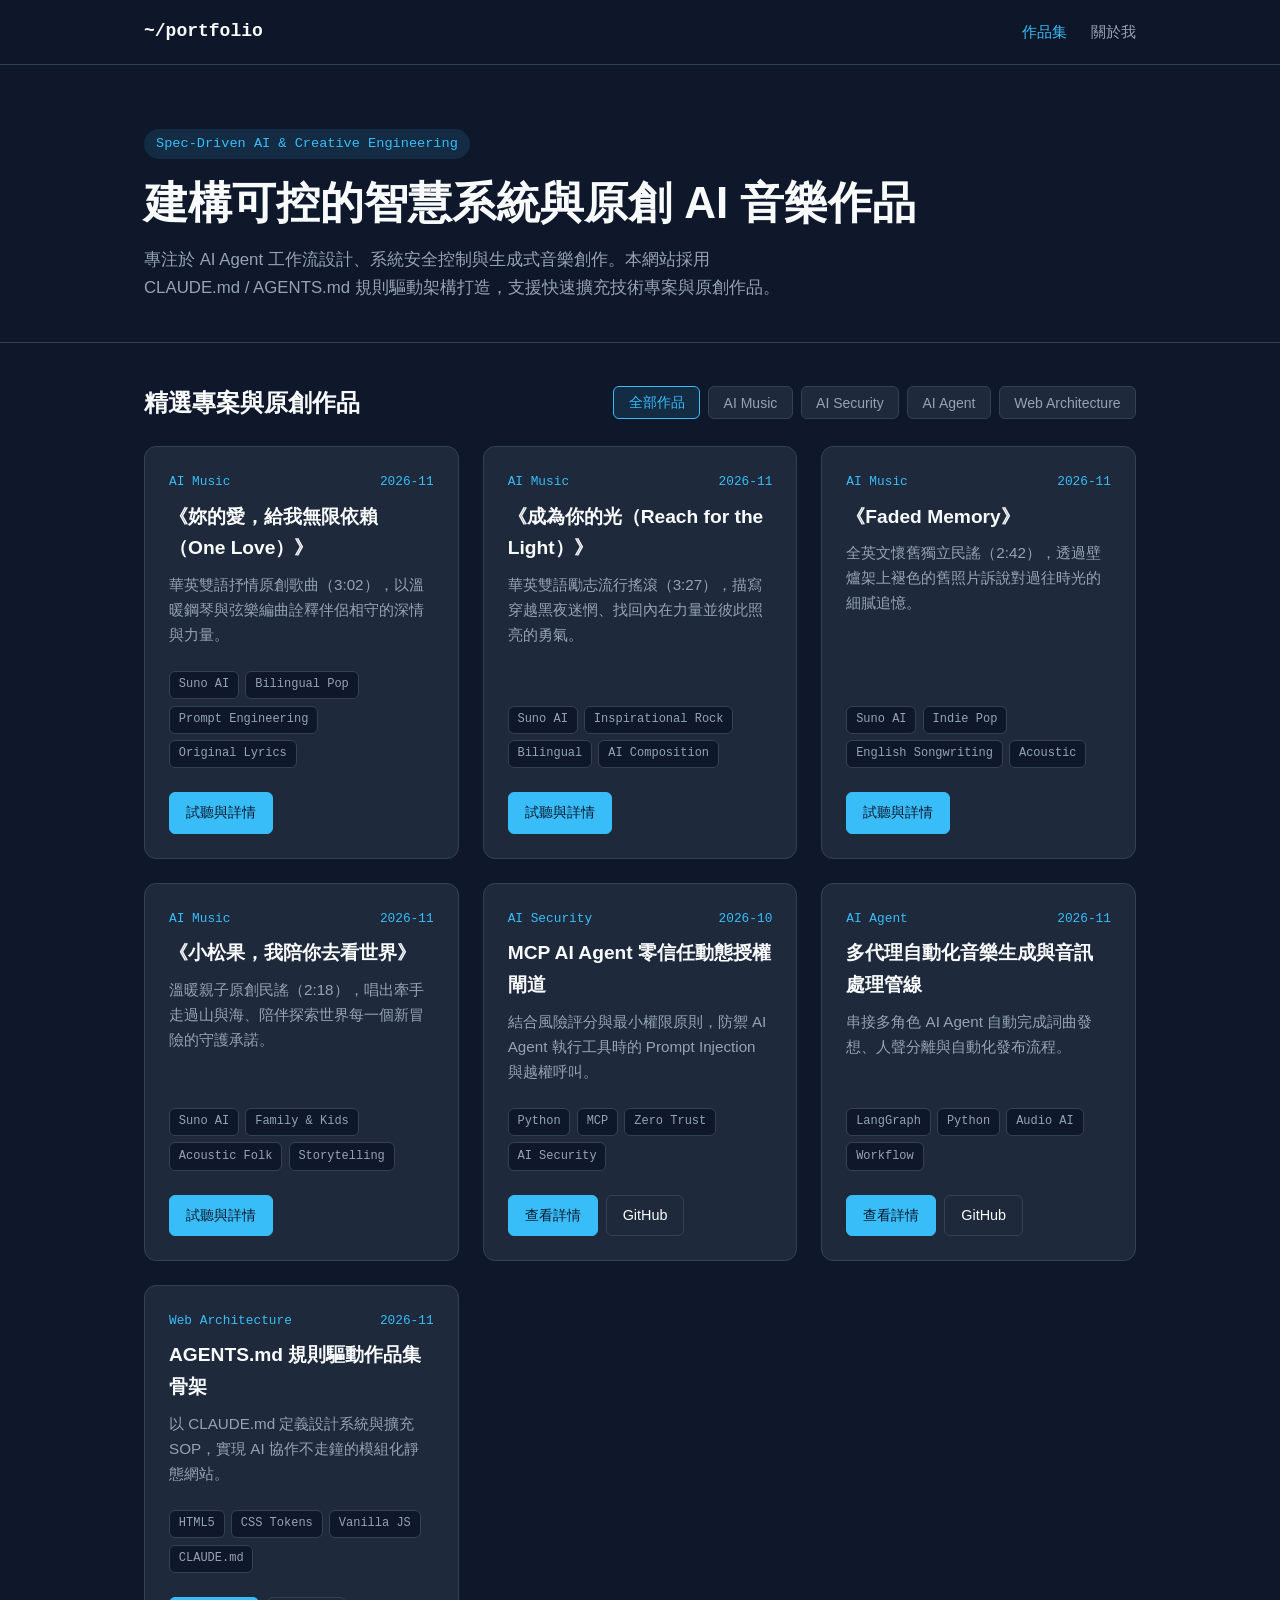
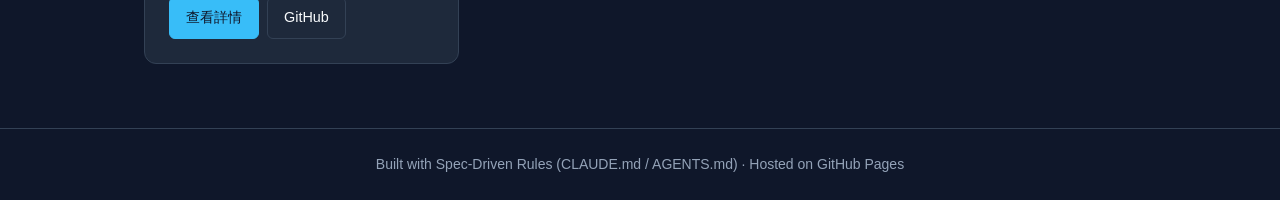
<file: my-portfolio/index.html>
<!DOCTYPE html>
<html lang="zh-Hant">
<head>
  <meta charset="UTF-8" />
  <meta name="viewport" content="width=device-width, initial-scale=1.0" />
  <title>作品展示網站 | Spec-Driven Portfolio</title>
  <link rel="stylesheet" href="./css/tokens.css" />
  <link rel="stylesheet" href="./css/style.css" />
</head>
<body>
  <header class="site-header">
    <div class="container nav-inner">
      <a href="./index.html" class="nav-brand">~/portfolio</a>
      <nav>
        <ul class="nav-links">
          <li><a href="./index.html">作品集</a></li>
          <li><a href="./about.html">關於我</a></li>
        </ul>
      </nav>
    </div>
  </header>

  <main>
    <section class="hero">
      <div class="container">
        <span id="hero-badge" class="hero-badge">Portfolio</span>
        <h1 id="hero-headline">載入中...</h1>
        <p id="hero-bio"></p>
      </div>
    </section>

    <section class="page-section">
      <div class="container">
        <div class="section-header">
          <h2>精選專案與原創作品</h2>
          <div id="filter-bar" class="filter-bar"></div>
        </div>
        <div id="project-grid" class="project-grid"></div>
      </div>
    </section>
  </main>

  <footer class="site-footer">
    <div class="container">
      Built with Spec-Driven Rules (CLAUDE.md / AGENTS.md) · Hosted on GitHub Pages
    </div>
  </footer>

  <script src="./js/data.js"></script>
  <script src="./js/app.js"></script>
</body>
</html>
</file>
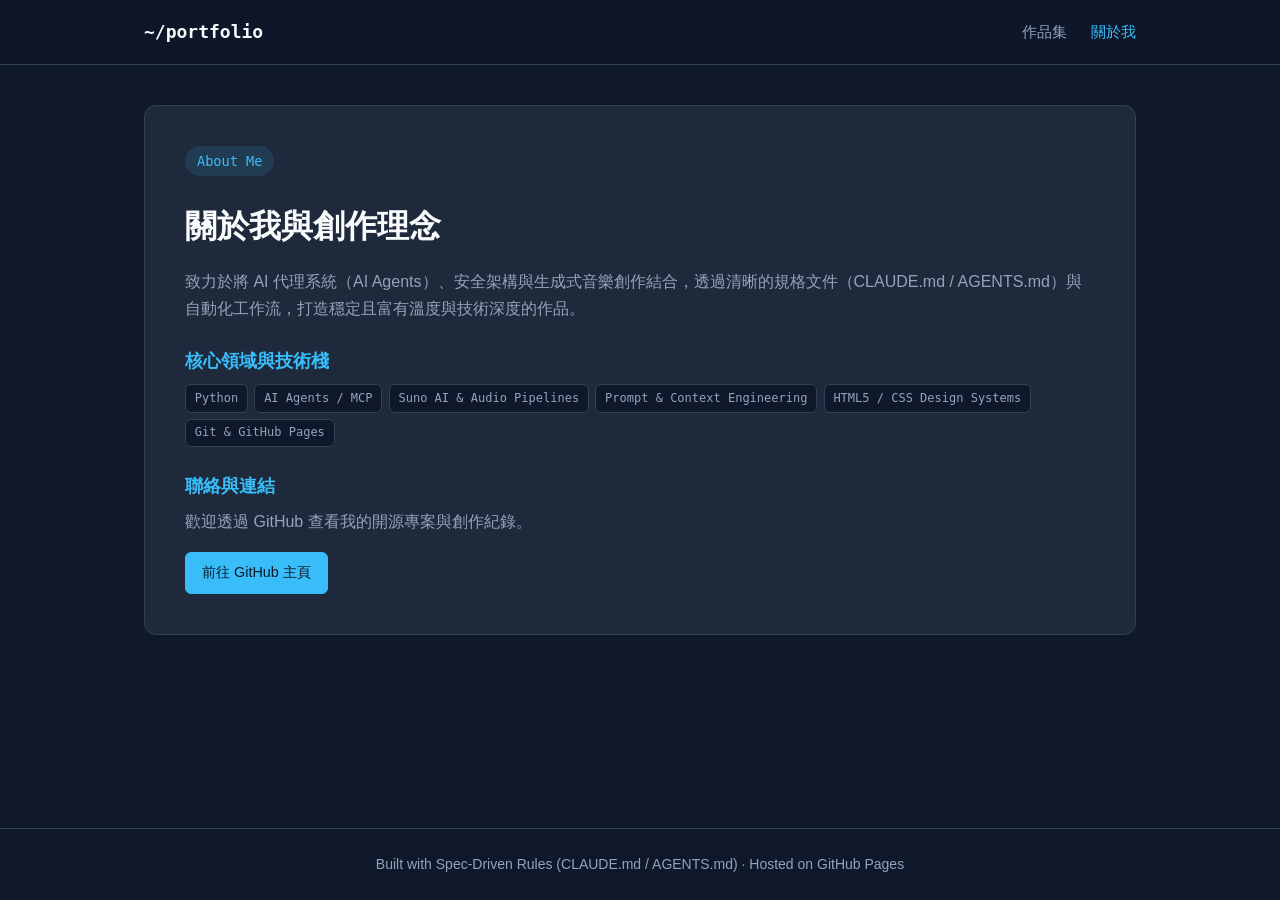
<file: my-portfolio/about.html>
<!DOCTYPE html>
<html lang="zh-Hant">
<head>
  <meta charset="UTF-8" />
  <meta name="viewport" content="width=device-width, initial-scale=1.0" />
  <title>關於我 | Spec-Driven Portfolio</title>
  <link rel="stylesheet" href="./css/tokens.css" />
  <link rel="stylesheet" href="./css/style.css" />
</head>
<body>
  <header class="site-header">
    <div class="container nav-inner">
      <a href="./index.html" class="nav-brand">~/portfolio</a>
      <nav>
        <ul class="nav-links">
          <li><a href="./index.html">作品集</a></li>
          <li><a href="./about.html">關於我</a></li>
        </ul>
      </nav>
    </div>
  </header>

  <main class="page-section">
    <div class="container">
      <div class="detail-box">
        <span class="hero-badge">About Me</span>
        <h1>關於我與創作理念</h1>
        <p>致力於將 AI 代理系統（AI Agents）、安全架構與生成式音樂創作結合，透過清晰的規格文件（CLAUDE.md / AGENTS.md）與自動化工作流，打造穩定且富有溫度與技術深度的作品。</p>
        <h2>核心領域與技術棧</h2>
        <div class="tag-list">
          <span class="tag">Python</span>
          <span class="tag">AI Agents / MCP</span>
          <span class="tag">Suno AI & Audio Pipelines</span>
          <span class="tag">Prompt & Context Engineering</span>
          <span class="tag">HTML5 / CSS Design Systems</span>
          <span class="tag">Git & GitHub Pages</span>
        </div>
        <h2>聯絡與連結</h2>
        <p>歡迎透過 GitHub 查看我的開源專案與創作紀錄。</p>
        <div class="btn-group">
          <a id="about-github-link" class="btn btn-primary" href="https://github.com/your-username" target="_blank" rel="noopener">前往 GitHub 主頁</a>
        </div>
      </div>
    </div>
  </main>

  <footer class="site-footer">
    <div class="container">
      Built with Spec-Driven Rules (CLAUDE.md / AGENTS.md) · Hosted on GitHub Pages
    </div>
  </footer>

  <script src="./js/data.js"></script>
  <script src="./js/app.js"></script>
</body>
</html>
</file>
<file: my-portfolio/css/tokens.css>
:root {
  /* 色彩系統 */
  --bg-primary: #0f172a;
  --bg-surface: #1e293b;
  --bg-surface-hover: #273549;
  --text-primary: #f8fafc;
  --text-secondary: #94a3b8;
  --accent: #38bdf8;
  --accent-hover: #7dd3fc;
  --accent-subtle: rgba(56, 189, 248, 0.12);
  --border: #334155;

  /* 字體與尺寸 */
  --font-sans: -apple-system, BlinkMacSystemFont, "Segoe UI", "Noto Sans TC", sans-serif;
  --font-mono: ui-monospace, SFMono-Regular, Menlo, Monaco, Consolas, monospace;

  /* 間距與圓角 */
  --space-xs: 0.5rem;
  --space-sm: 1rem;
  --space-md: 1.5rem;
  --space-lg: 2.5rem;
  --space-xl: 4rem;
  --radius-sm: 6px;
  --radius-md: 12px;
  --max-width: 1040px;
}
</file>
<file: my-portfolio/css/style.css>
*, *::before, *::after {
  box-sizing: border-box;
  margin: 0;
  padding: 0;
}

body {
  background-color: var(--bg-primary);
  color: var(--text-primary);
  font-family: var(--font-sans);
  line-height: 1.65;
  min-height: 100vh;
  display: flex;
  flex-direction: column;
}

a {
  color: var(--accent);
  text-decoration: none;
  transition: color 0.2s ease;
}

a:hover {
  color: var(--accent-hover);
}

.is-hidden {
  display: none;
}

.container {
  width: 100%;
  max-width: var(--max-width);
  margin: 0 auto;
  padding: 0 var(--space-md);
}

/* 導覽列 */
.site-header {
  border-bottom: 1px solid var(--border);
  background-color: rgba(15, 23, 42, 0.9);
  backdrop-filter: blur(8px);
  position: sticky;
  top: 0;
  z-index: 10;
}

.nav-inner {
  display: flex;
  justify-content: space-between;
  align-items: center;
  min-height: 64px;
  gap: var(--space-sm);
  flex-wrap: wrap;
}

.nav-brand {
  font-weight: 700;
  font-size: 1.125rem;
  color: var(--text-primary);
  font-family: var(--font-mono);
}

.nav-links {
  display: flex;
  gap: var(--space-md);
  list-style: none;
  flex-wrap: wrap;
}

.nav-links a {
  color: var(--text-secondary);
  font-size: 0.95rem;
  font-weight: 500;
}

.nav-links a:hover,
.nav-links a.active {
  color: var(--accent);
}

/* 主要區塊 */
main {
  flex: 1;
}

.hero {
  padding: var(--space-xl) 0 var(--space-lg);
  border-bottom: 1px solid var(--border);
}

.hero-badge {
  display: inline-block;
  background: var(--accent-subtle);
  color: var(--accent);
  font-family: var(--font-mono);
  font-size: 0.85rem;
  padding: 0.25rem 0.75rem;
  border-radius: 999px;
  margin-bottom: var(--space-sm);
}

.hero h1 {
  font-size: clamp(1.85rem, 4vw, 2.75rem);
  line-height: 1.25;
  margin-bottom: var(--space-sm);
}

.hero p {
  color: var(--text-secondary);
  max-width: 640px;
  font-size: 1.05rem;
}

.page-section {
  padding: var(--space-lg) 0 var(--space-xl);
}

.section-header {
  display: flex;
  justify-content: space-between;
  align-items: center;
  flex-wrap: wrap;
  gap: var(--space-sm);
  margin-bottom: var(--space-md);
}

/* 分類篩選器 */
.filter-bar {
  display: flex;
  flex-wrap: wrap;
  gap: var(--space-xs);
}

.filter-btn {
  background: var(--bg-surface);
  color: var(--text-secondary);
  border: 1px solid var(--border);
  padding: 0.4rem 0.9rem;
  border-radius: var(--radius-sm);
  cursor: pointer;
  font-size: 0.875rem;
  transition: all 0.2s ease;
}

.filter-btn:hover,
.filter-btn.active {
  background: var(--accent-subtle);
  color: var(--accent);
  border-color: var(--accent);
}

/* 作品網格與卡片 */
.project-grid {
  display: grid;
  grid-template-columns: repeat(auto-fill, minmax(min(100%, 300px), 1fr));
  gap: var(--space-md);
}

.card {
  background: var(--bg-surface);
  border: 1px solid var(--border);
  border-radius: var(--radius-md);
  padding: var(--space-md);
  display: flex;
  flex-direction: column;
  justify-content: space-between;
  transition: transform 0.2s ease, border-color 0.2s ease;
}

.card:hover {
  transform: translateY(-3px);
  border-color: var(--accent);
  background: var(--bg-surface-hover);
}

.card-meta {
  display: flex;
  justify-content: space-between;
  font-size: 0.8rem;
  color: var(--accent);
  font-family: var(--font-mono);
  margin-bottom: var(--space-xs);
}

.card h3 {
  font-size: 1.2rem;
  margin-bottom: var(--space-xs);
  color: var(--text-primary);
}

.card p {
  color: var(--text-secondary);
  font-size: 0.95rem;
  margin-bottom: var(--space-md);
}

.tag-list {
  display: flex;
  flex-wrap: wrap;
  gap: 0.4rem;
  margin-bottom: var(--space-md);
}

.tag {
  background: var(--bg-primary);
  color: var(--text-secondary);
  border: 1px solid var(--border);
  font-family: var(--font-mono);
  font-size: 0.75rem;
  padding: 0.2rem 0.55rem;
  border-radius: var(--radius-sm);
}

/* 按鈕 */
.btn-group {
  display: flex;
  gap: var(--space-xs);
  flex-wrap: wrap;
}

.btn {
  display: inline-block;
  padding: 0.5rem 1rem;
  border-radius: var(--radius-sm);
  font-size: 0.9rem;
  font-weight: 500;
  border: 1px solid var(--border);
  cursor: pointer;
}

.btn-primary {
  background: var(--accent);
  color: var(--bg-primary);
  border-color: var(--accent);
}

.btn-primary:hover {
  background: var(--accent-hover);
  color: var(--bg-primary);
}

.btn-outline {
  background: transparent;
  color: var(--text-primary);
}

.btn-outline:hover {
  border-color: var(--accent);
  color: var(--accent);
}

/* 作品詳情頁與內容盒 */
.detail-box {
  background: var(--bg-surface);
  border: 1px solid var(--border);
  border-radius: var(--radius-md);
  padding: var(--space-lg);
}

.detail-box h1 {
  font-size: clamp(1.5rem, 3vw, 2rem);
  margin: var(--space-xs) 0 var(--space-sm);
}

.detail-box h2 {
  font-size: 1.15rem;
  margin: var(--space-md) 0 var(--space-xs);
  color: var(--accent);
}

.detail-box p {
  color: var(--text-secondary);
  margin-bottom: var(--space-sm);
}

.detail-list {
  padding-left: 1.25rem;
  color: var(--text-secondary);
  margin-bottom: var(--space-md);
}

.detail-list li {
  margin-bottom: 0.4rem;
}

/* 多媒體影片與歌詞摘錄元件 */
.video-wrapper {
  margin: var(--space-md) 0;
  background: var(--bg-primary);
  border: 1px solid var(--border);
  border-radius: var(--radius-md);
  padding: var(--space-sm);
  display: flex;
  justify-content: center;
}

.video-player {
  width: 100%;
  max-width: 360px;
  max-height: 560px;
  border-radius: var(--radius-sm);
  background: var(--bg-primary);
}

.lyrics-box {
  background: var(--bg-primary);
  border-left: 3px solid var(--accent);
  border-radius: var(--radius-sm);
  padding: var(--space-md);
  margin-bottom: var(--space-md);
  color: var(--text-secondary);
  font-size: 0.95rem;
  white-space: pre-line;
  line-height: 1.8;
}

/* 頁尾 */
.site-footer {
  border-top: 1px solid var(--border);
  padding: var(--space-md) 0;
  color: var(--text-secondary);
  font-size: 0.875rem;
  text-align: center;
}

@media (max-width: 600px) {
  .detail-box {
    padding: var(--space-md);
  }
}
</file>
